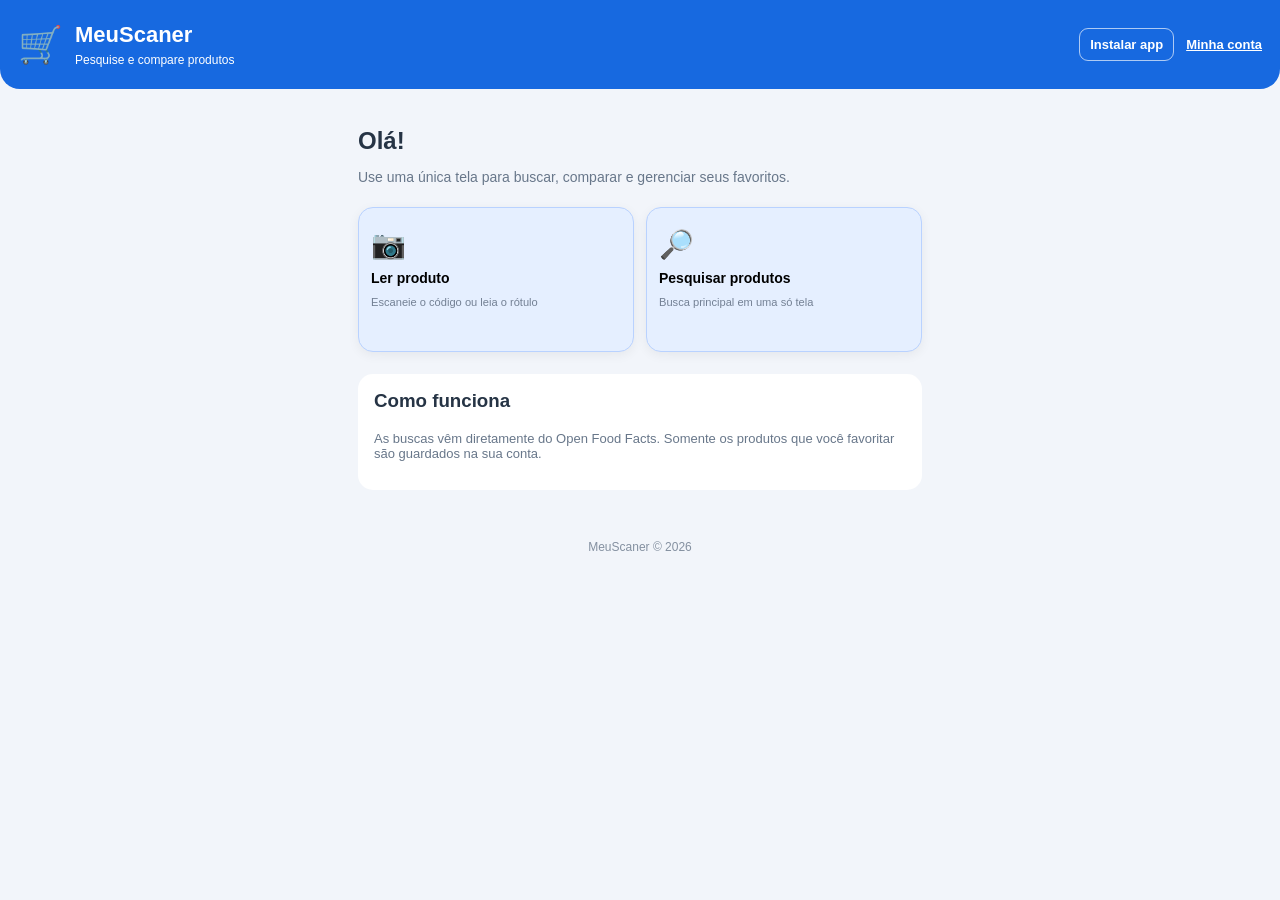
<file: index.html>
<!DOCTYPE html>
<html lang="pt-BR">
<head>
    <meta charset="UTF-8">
    <meta name="viewport" content="width=device-width, initial-scale=1.0">
    <title>MeuScaner</title>
    <meta name="theme-color" content="#1769e0">
    <meta name="description" content="Pesquise, compare e favorite produtos.">
    <link rel="manifest" href="./manifest.json">
    <link rel="apple-touch-icon" href="./assets/icons/icon-192.png">
    <link rel="stylesheet" href="./css/style.css">
</head>
<body>
    <header class="header">
        <div class="logo">🛒</div>
        <div>
            <h1>MeuScaner</h1>
            <p>Pesquise e compare produtos</p>
        </div>
        <button class="header-account-link install-button" id="installButton" type="button">Instalar app</button>
        <a class="header-account-link" href="./conta.html">Minha conta</a>
    </header>

    <main class="container">
        <section class="welcome">
            <h2>Olá!</h2>
            <p>Use uma única tela para buscar, comparar e gerenciar seus favoritos.</p>
        </section>

        <section class="main-actions">
            <button class="action-card primary" id="scannerButton" type="button">
                <span>📷</span>
                <strong>Ler produto</strong>
                <small>Escaneie o código ou leia o rótulo</small>
            </button>
            <button class="action-card primary" id="searchButton" type="button">
                <span>🔎</span>
                <strong>Pesquisar produtos</strong>
                <small>Busca principal em uma só tela</small>
            </button>
        </section>

        <section class="status-card">
            <p id="installMessage" class="install-message" role="status" hidden></p>
            <h3>Como funciona</h3>
            <p>As buscas vêm diretamente do Open Food Facts. Somente os produtos que você favoritar são guardados na sua conta.</p>
        </section>
    </main>

    <footer>
        <p>MeuScaner © 2026</p>
    </footer>
    <script type="module" src="./js/app.js"></script>
</body>
</html>
</file>
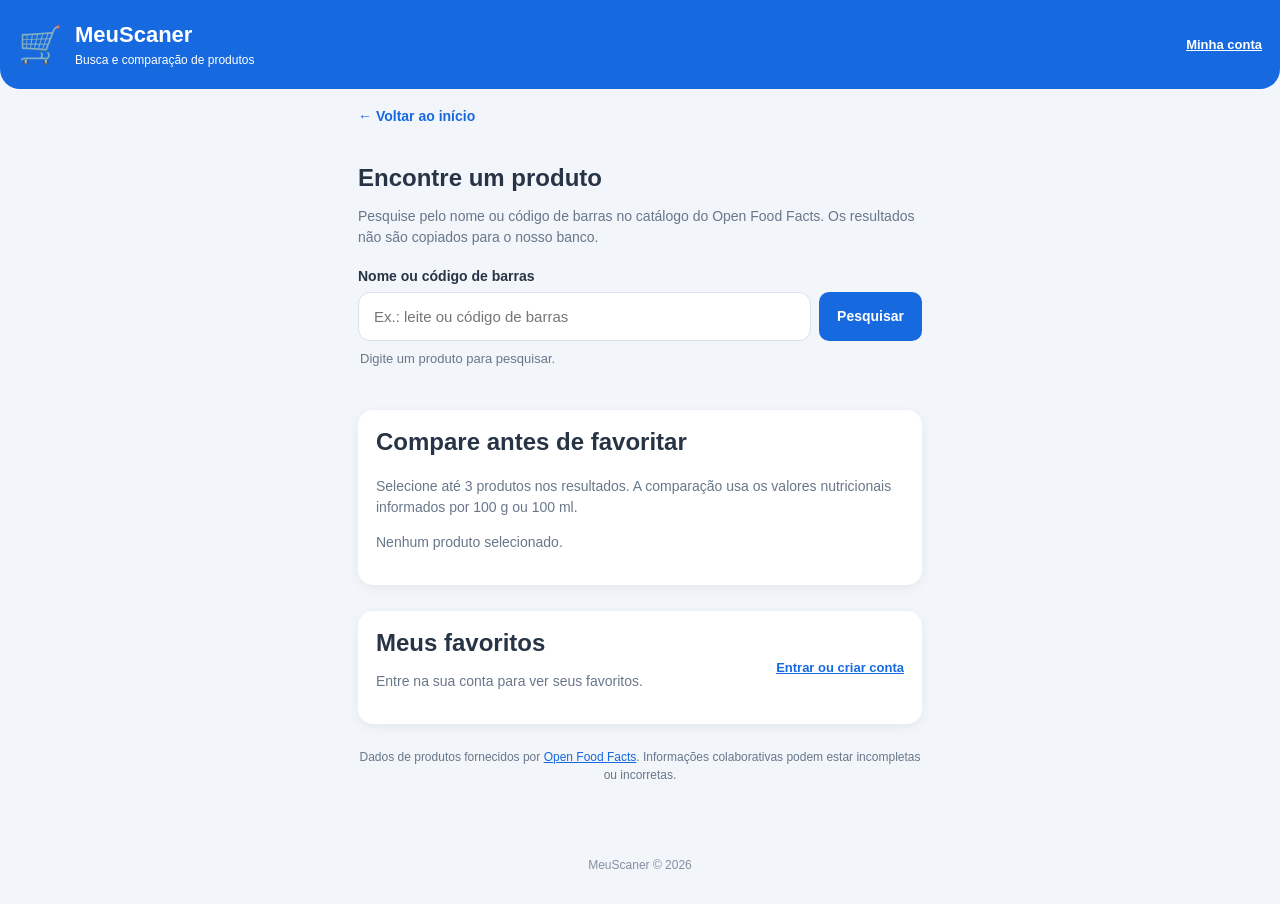
<file: catalogo.html>
<!DOCTYPE html>
<html lang="pt-BR">
<head>
    <meta charset="UTF-8">
    <meta name="viewport" content="width=device-width, initial-scale=1.0">
    <meta name="theme-color" content="#1769e0">
    <meta name="description" content="Pesquise e compare produtos usando o Open Food Facts.">
    <title>Produtos - MeuScaner</title>
    <link rel="manifest" href="./manifest.json">
    <link rel="stylesheet" href="./css/style.css">
</head>
<body>
    <header class="header">
        <div class="logo">🛒</div>
        <div>
            <h1>MeuScaner</h1>
            <p>Busca e comparação de produtos</p>
        </div>
        <a class="header-account-link" href="./conta.html?next=catalogo.html%23favoritos">Minha conta</a>
    </header>

    <main class="container">
        <a href="./index.html" class="back-link">← Voltar ao início</a>

        <section class="catalog-header">
            <h2>Encontre um produto</h2>
            <p>Pesquise pelo nome ou código de barras no catálogo do Open Food Facts. Os resultados não são copiados para o nosso banco.</p>
        </section>

        <form id="productSearchForm" class="search-area">
            <label for="productSearch">Nome ou código de barras</label>
            <div class="search-controls">
                <input
                    type="search"
                    id="productSearch"
                    placeholder="Ex.: leite ou código de barras"
                    autocomplete="off"
                    required
                >
                <button type="submit" id="searchSubmitButton">Pesquisar</button>
            </div>
            <p id="productCount" aria-live="polite">Digite um produto para pesquisar.</p>
        </form>

        <p id="catalogMessage" class="catalog-message" role="status"></p>

        <section id="productList" class="product-list" aria-live="polite"></section>

        <button type="button" id="loadMoreButton" class="secondary-button" hidden>
            Carregar mais produtos
        </button>

        <section id="comparisonSection" class="comparison-section" aria-labelledby="comparisonTitle">
            <h2 id="comparisonTitle">Compare antes de favoritar</h2>
            <p>Selecione até 3 produtos nos resultados. A comparação usa os valores nutricionais informados por 100 g ou 100 ml.</p>
            <p id="comparisonCount" aria-live="polite">Nenhum produto selecionado.</p>
            <div id="comparisonTableContainer"></div>
        </section>

        <section id="favoritesSection" class="favorites-section" aria-labelledby="favoritesTitle">
            <div class="section-heading">
                <div>
                    <h2 id="favoritesTitle">Meus favoritos</h2>
                    <p id="favoritesStatus" role="status">Entre na sua conta para ver seus favoritos.</p>
                </div>
                <a class="secondary-link" href="./conta.html?next=catalogo.html%23favoritos">Entrar ou criar conta</a>
            </div>
            <div id="favoritesList" class="product-list"></div>
        </section>

        <p class="data-attribution">
            Dados de produtos fornecidos por
            <a href="https://world.openfoodfacts.org/" target="_blank" rel="noopener noreferrer">Open Food Facts</a>.
            Informações colaborativas podem estar incompletas ou incorretas.
        </p>
    </main>

    <footer>
        <p>MeuScaner © 2026</p>
    </footer>
    <script type="module" src="./js/catalogo.js"></script>
</body>
</html>
</file>
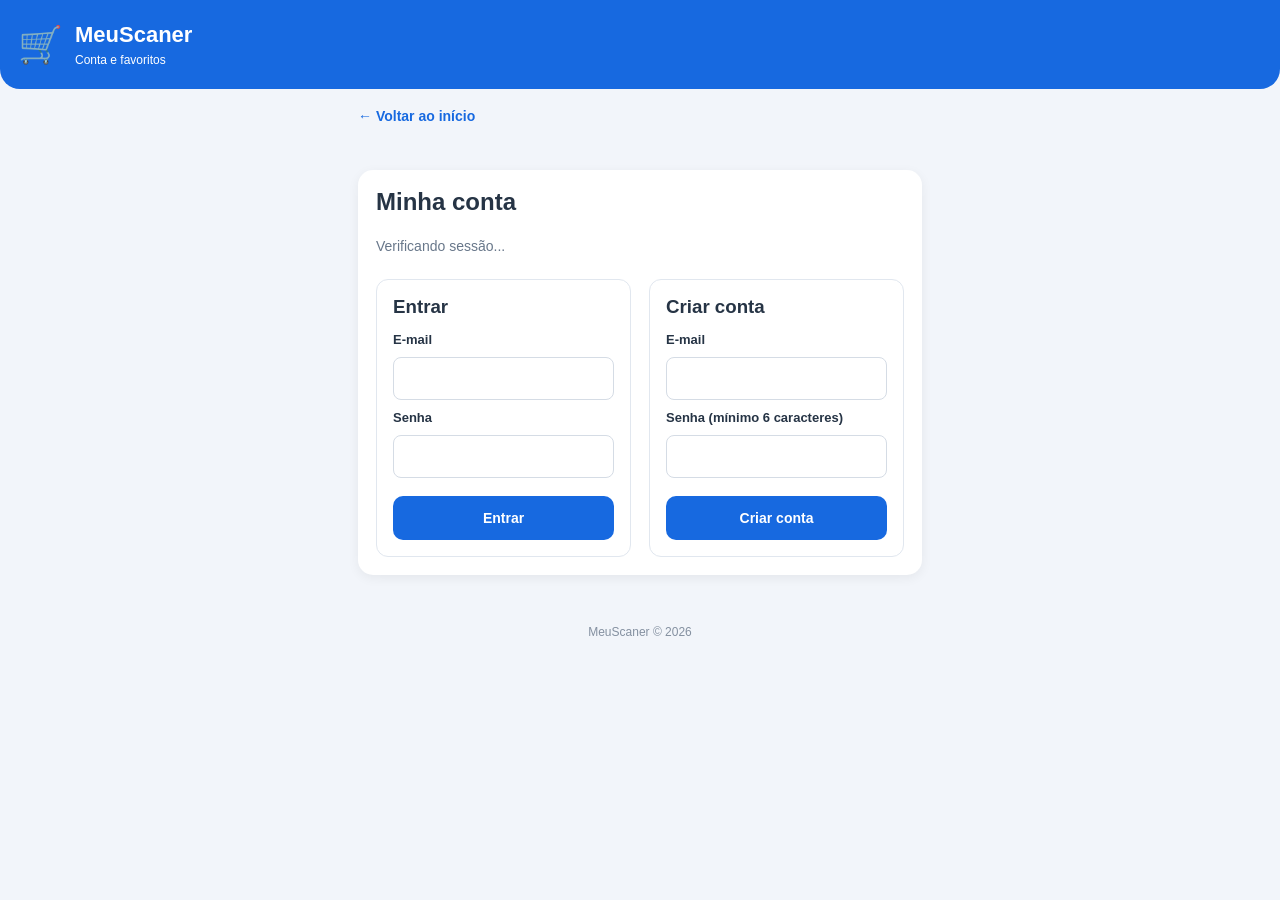
<file: conta.html>
<!DOCTYPE html>
<html lang="pt-BR">
<head>
    <meta charset="UTF-8">
    <meta name="viewport" content="width=device-width, initial-scale=1.0">
    <meta name="theme-color" content="#1769e0">
    <title>Minha conta - MeuScaner</title>
    <link rel="manifest" href="./manifest.json">
    <link rel="stylesheet" href="./css/style.css">
</head>
<body>
    <header class="header">
        <div class="logo">🛒</div>
        <div>
            <h1>MeuScaner</h1>
            <p>Conta e favoritos</p>
        </div>
    </header>

    <main class="container">
        <a href="./index.html" class="back-link">← Voltar ao início</a>
        <section class="account-card">
            <h2>Minha conta</h2>
            <p id="accountStatus" role="status">Verificando sessão...</p>

            <div id="accountForms">
                <form id="signInForm" class="account-form">
                    <h3>Entrar</h3>
                    <label for="email">E-mail</label>
                    <input type="email" id="email" autocomplete="email" required>
                    <label for="password">Senha</label>
                    <input type="password" id="password" autocomplete="current-password" minlength="6" required>
                    <button type="submit" id="signInButton">Entrar</button>
                </form>

                <form id="signUpForm" class="account-form">
                    <h3>Criar conta</h3>
                    <label for="newEmail">E-mail</label>
                    <input type="email" id="newEmail" autocomplete="email" required>
                    <label for="newPassword">Senha (mínimo 6 caracteres)</label>
                    <input type="password" id="newPassword" autocomplete="new-password" minlength="6" required>
                    <button type="submit" id="signUpButton">Criar conta</button>
                </form>
            </div>

            <button type="button" id="signOutButton" class="secondary-button" hidden>Sair da conta</button>
        </section>
    </main>

    <footer>
        <p>MeuScaner © 2026</p>
    </footer>
    <script type="module" src="./js/conta.js"></script>
</body>
</html>
</file>
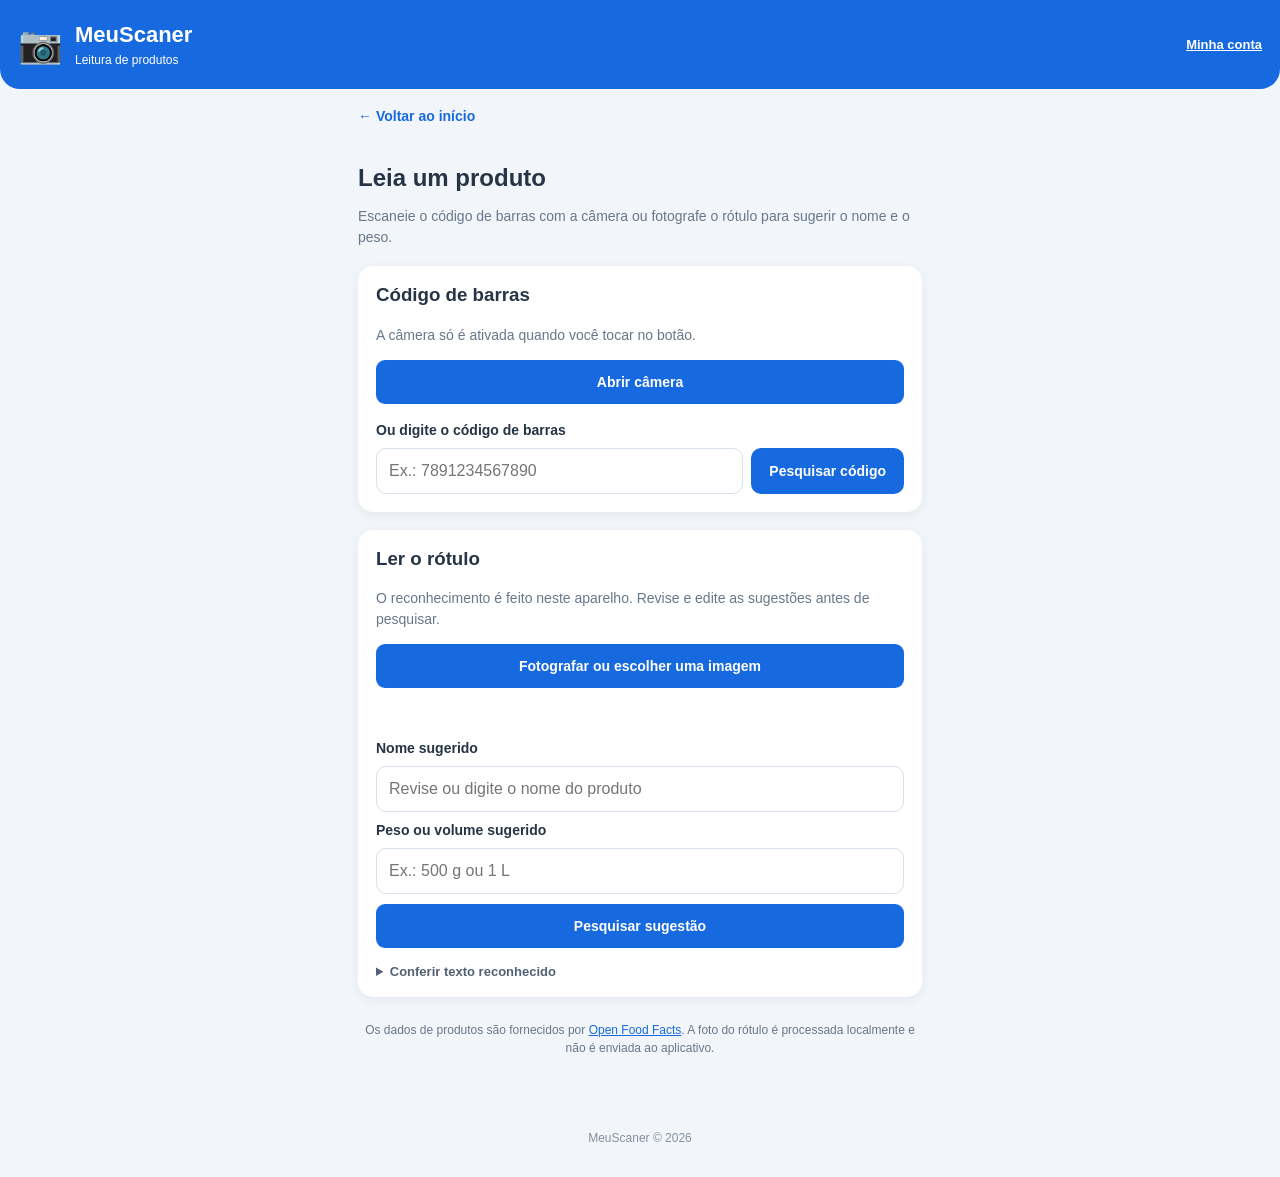
<file: scanner.html>
<!DOCTYPE html>
<html lang="pt-BR">
<head>
    <meta charset="UTF-8">
    <meta name="viewport" content="width=device-width, initial-scale=1.0">
    <meta name="theme-color" content="#1769e0">
    <meta name="description" content="Leia o código de barras ou o rótulo de um produto.">
    <title>Ler produto - MeuScaner</title>
    <link rel="manifest" href="./manifest.json">
    <link rel="stylesheet" href="./css/style.css">
</head>
<body>
    <header class="header">
        <div class="logo">📷</div>
        <div>
            <h1>MeuScaner</h1>
            <p>Leitura de produtos</p>
        </div>
        <a class="header-account-link" href="./conta.html">Minha conta</a>
    </header>

    <main class="container">
        <a href="./index.html" class="back-link">← Voltar ao início</a>

        <section class="scanner-section">
            <h2>Leia um produto</h2>
            <p>Escaneie o código de barras com a câmera ou fotografe o rótulo para sugerir o nome e o peso.</p>

            <section class="scanner-card" aria-labelledby="barcodeTitle">
                <h3 id="barcodeTitle">Código de barras</h3>
                <video id="scannerVideo" class="scanner-video" autoplay muted playsinline hidden></video>
                <p id="scannerStatus" class="scanner-status" role="status">A câmera só é ativada quando você tocar no botão.</p>
                <div class="scanner-actions">
                    <button id="startScannerButton" class="primary-button" type="button">Abrir câmera</button>
                    <button id="stopScannerButton" class="secondary-button" type="button" hidden>Fechar câmera</button>
                </div>

                <form id="barcodeForm" class="scanner-form">
                    <label for="barcodeInput">Ou digite o código de barras</label>
                    <div class="search-controls">
                        <input id="barcodeInput" type="text" inputmode="numeric" autocomplete="off" placeholder="Ex.: 7891234567890" pattern="[0-9]{8,14}" required>
                        <button type="submit">Pesquisar código</button>
                    </div>
                </form>
            </section>

            <section class="scanner-card" aria-labelledby="labelTitle">
                <h3 id="labelTitle">Ler o rótulo</h3>
                <p>O reconhecimento é feito neste aparelho. Revise e edite as sugestões antes de pesquisar.</p>
                <label class="primary-button file-button" for="labelImage">Fotografar ou escolher uma imagem</label>
                <input id="labelImage" class="visually-hidden" type="file" accept="image/*" capture="environment">
                <img id="labelPreview" class="label-preview" alt="Prévia da imagem do rótulo" hidden>
                <p id="ocrStatus" class="scanner-status" role="status"></p>
                <div class="scanner-form">
                    <label for="suggestedName">Nome sugerido</label>
                    <input id="suggestedName" type="text" autocomplete="off" maxlength="120" placeholder="Revise ou digite o nome do produto">
                    <label for="suggestedQuantity">Peso ou volume sugerido</label>
                    <input id="suggestedQuantity" type="text" autocomplete="off" maxlength="40" placeholder="Ex.: 500 g ou 1 L">
                    <button id="searchLabelButton" class="primary-button" type="button">Pesquisar sugestão</button>
                </div>
                <details class="ocr-details">
                    <summary>Conferir texto reconhecido</summary>
                    <pre id="recognizedText"></pre>
                </details>
            </section>
        </section>

        <p class="data-attribution">
            Os dados de produtos são fornecidos por
            <a href="https://world.openfoodfacts.org/" target="_blank" rel="noopener noreferrer">Open Food Facts</a>.
            A foto do rótulo é processada localmente e não é enviada ao aplicativo.
        </p>
    </main>

    <footer><p>MeuScaner © 2026</p></footer>
    <script type="module" src="./js/scanner.js"></script>
</body>
</html>
</file>
<file: css/style.css>
* {
    box-sizing: border-box;
}

body {
    margin: 0;
    font-family: Arial, sans-serif;
    background: #f2f5fa;
    color: #263445;
}

.header {
    display: flex;
    align-items: center;
    gap: 12px;
    background: #1769e0;
    color: white;
    padding: 22px 18px;
    border-radius: 0 0 20px 20px;
}

.logo {
    font-size: 36px;
}

.header h1 {
    margin: 0;
    font-size: 22px;
}

.header p {
    margin: 5px 0 0;
    font-size: 12px;
}

.container {
    max-width: 600px;
    margin: auto;
    padding: 18px;
}

.welcome {
    margin-bottom: 22px;
}

.welcome h2 {
    margin-bottom: 6px;
}

.welcome p {
    color: #68778a;
    font-size: 14px;
}

.main-actions {
    display: grid;
    grid-template-columns: 1fr 1fr;
    gap: 12px;
}

.action-card {
    background: white;
    border: none;
    border-radius: 15px;
    padding: 20px 12px;
    min-height: 145px;
    display: flex;
    flex-direction: column;
    align-items: flex-start;
    text-align: left;
    gap: 9px;
    box-shadow: 0 3px 12px rgba(0,0,0,0.06);
    cursor: pointer;
}

.action-card span {
    font-size: 28px;
}

.action-card strong {
    font-size: 14px;
}

.action-card small {
    color: #738094;
    line-height: 1.4;
}

.action-card.primary {
    background: #e5efff;
    border: 1px solid #b9d2ff;
}

.status-card {
    margin-top: 22px;
    background: white;
    border-radius: 15px;
    padding: 16px;
}

.status-card h3 {
    margin-top: 0;
}

.status-card p {
    font-size: 13px;
    color: #68778a;
}

footer {
    text-align: center;
    padding: 20px;
    color: #8490a0;
    font-size: 12px;
}

button:active {
    transform: scale(0.98);
}

@media (max-width: 350px) {
    .main-actions {
        grid-template-columns: 1fr;
    }
}

/* CATÁLOGO DE PRODUTOS */

.back-link {
    display: inline-block;
    margin-bottom: 20px;
    color: #1769e0;
    text-decoration: none;
    font-size: 14px;
    font-weight: bold;
}

.catalog-header {
    margin-bottom: 20px;
}

.catalog-header h2 {
    margin-bottom: 6px;
}

.catalog-header p {
    color: #68778a;
    font-size: 14px;
    line-height: 1.5;
}

.search-area {
    margin-bottom: 18px;
}

.search-area input {
    width: 100%;
    padding: 15px;
    border: 1px solid #d8e0eb;
    border-radius: 12px;
    font-size: 15px;
    outline: none;
    background: white;
}

.search-area input:focus {
    border-color: #1769e0;
    box-shadow: 0 0 0 3px rgba(23, 105, 224, 0.10);
}

#productCount {
    color: #68778a;
    font-size: 13px;
    margin: 10px 2px;
}

.product-list {
    display: flex;
    flex-direction: column;
    gap: 12px;
}

.product-item {
    display: flex;
    align-items: center;
    gap: 14px;
    background: white;
    padding: 12px;
    border-radius: 14px;
    box-shadow: 0 3px 12px rgba(0,0,0,0.05);
}

.product-image {
    width: 78px;
    height: 78px;
    min-width: 78px;
    border-radius: 10px;
    background: #f2f5fa;
    display: flex;
    align-items: center;
    justify-content: center;
    overflow: hidden;
}

.product-image img {
    width: 100%;
    height: 100%;
    object-fit: contain;
}

.product-image span {
    font-size: 30px;
}

.product-info {
    min-width: 0;
    display: flex;
    flex-direction: column;
    gap: 5px;
}

.product-info h3 {
    margin: 0;
    font-size: 15px;
    color: #263445;
    overflow-wrap: anywhere;
}

.product-info p {
    margin: 0;
    color: #68778a;
    font-size: 13px;
}

.product-info small {
    color: #8490a0;
    font-size: 12px;
}

.catalog-message {
    color: #c0392b;
    font-size: 13px;
    text-align: center;
    margin-top: 15px;
}

.loading-message {
    color: #68778a;
    text-align: center;
    padding: 25px 10px;
}

[hidden] {
    display: none !important;
}

.header-account-link {
    margin-left: auto;
    color: #ffffff;
    font-size: 13px;
    font-weight: bold;
    white-space: nowrap;
}

.install-button {
    margin-left: auto;
    padding: 8px 10px;
    border: 1px solid rgba(255, 255, 255, 0.65);
    border-radius: 9px;
    background: transparent;
    cursor: pointer;
}

.header .install-button + .header-account-link {
    margin-left: 0;
}

.install-message {
    padding: 12px;
    border-radius: 10px;
    background: #e5efff;
    color: #263445;
    font-size: 14px;
    line-height: 1.5;
}

.scanner-section > h2 {
    margin-bottom: 6px;
}

.scanner-section > p,
.scanner-card > p {
    color: #68778a;
    font-size: 14px;
    line-height: 1.5;
}

.scanner-card {
    margin-top: 18px;
    padding: 18px;
    border-radius: 15px;
    background: #ffffff;
    box-shadow: 0 3px 12px rgba(0, 0, 0, 0.06);
}

.scanner-card h3 {
    margin-top: 0;
}

.scanner-video {
    display: block;
    width: 100%;
    max-height: 55vh;
    border-radius: 12px;
    background: #17202d;
    object-fit: cover;
}

.scanner-status {
    min-height: 20px;
    color: #68778a;
    font-size: 13px;
    line-height: 1.5;
}

.scanner-actions,
.scanner-form {
    display: grid;
    gap: 10px;
}

.scanner-actions {
    grid-template-columns: repeat(auto-fit, minmax(140px, 1fr));
}

.scanner-form {
    margin-top: 18px;
}

.scanner-form label {
    color: #263445;
    font-size: 14px;
    font-weight: bold;
}

.scanner-form input {
    width: 100%;
    min-height: 46px;
    padding: 12px;
    border: 1px solid #d8e0eb;
    border-radius: 10px;
    background: #ffffff;
    font: inherit;
}

.scanner-form input:focus {
    outline: none;
    border-color: #1769e0;
    box-shadow: 0 0 0 3px rgba(23, 105, 224, 0.10);
}

.primary-button,
.file-button {
    display: inline-flex;
    min-height: 44px;
    align-items: center;
    justify-content: center;
    padding: 10px 14px;
    border: 0;
    border-radius: 9px;
    background: #1769e0;
    color: #ffffff;
    font: inherit;
    font-size: 14px;
    font-weight: bold;
    text-align: center;
    text-decoration: none;
    cursor: pointer;
}

.primary-button:disabled {
    cursor: wait;
    opacity: 0.65;
}

.file-button {
    width: 100%;
}

.visually-hidden {
    position: absolute;
    width: 1px;
    height: 1px;
    padding: 0;
    overflow: hidden;
    clip: rect(0, 0, 0, 0);
    white-space: nowrap;
    clip-path: inset(50%);
}

.visually-hidden:focus {
    position: static;
    width: auto;
    height: auto;
    clip: auto;
    clip-path: none;
}

.label-preview {
    display: block;
    width: 100%;
    max-height: 380px;
    margin-top: 14px;
    border-radius: 10px;
    background: #f2f5fa;
    object-fit: contain;
}

.ocr-details {
    margin-top: 16px;
    color: #526174;
    font-size: 13px;
}

.ocr-details summary {
    cursor: pointer;
    font-weight: bold;
}

.ocr-details pre {
    max-height: 220px;
    overflow: auto;
    white-space: pre-wrap;
    overflow-wrap: anywhere;
}

.scanner-card .search-controls button {
    min-height: 46px;
}

.search-area label {
    display: block;
    margin-bottom: 8px;
    color: #263445;
    font-size: 14px;
    font-weight: bold;
}

.search-controls {
    display: flex;
    gap: 8px;
}

.search-controls input {
    min-width: 0;
    flex: 1;
}

.search-controls button,
.account-form button {
    border: 0;
    border-radius: 10px;
    padding: 0 18px;
    background: #1769e0;
    color: white;
    font-size: 14px;
    font-weight: bold;
    cursor: pointer;
}

.search-controls button:disabled,
.account-form button:disabled,
.secondary-button:disabled,
.compare-button:disabled,
.favorite-button:disabled,
.remove-compare-button:disabled {
    cursor: not-allowed;
    opacity: 0.6;
}

.product-card-actions,
.comparison-product-actions {
    display: flex;
    flex-wrap: wrap;
    align-items: center;
    gap: 8px;
    margin-top: 10px;
}

.compare-button,
.favorite-button,
.secondary-button,
.remove-compare-button {
    border: 0;
    border-radius: 8px;
    padding: 9px 12px;
    background: #1769e0;
    color: white;
    font-size: 13px;
    font-weight: bold;
    cursor: pointer;
}

.secondary-button,
.remove-compare-button {
    background: #e9eef5;
    color: #263445;
}

.favorite-button {
    background: #16803c;
}

.product-source-link,
.secondary-link {
    color: #1769e0;
    font-size: 13px;
    font-weight: bold;
}

.catalog-message.status-error,
.status-error {
    color: #c0392b;
}

.comparison-section,
.favorites-section,
.account-card {
    margin-top: 26px;
    padding: 18px;
    border-radius: 15px;
    background: #ffffff;
    box-shadow: 0 3px 12px rgba(0, 0, 0, 0.06);
}

.comparison-section h2,
.favorites-section h2,
.account-card h2 {
    margin-top: 0;
}

.comparison-section > p,
.section-heading p,
.account-card > p {
    color: #68778a;
    font-size: 14px;
    line-height: 1.5;
}

.comparison-table {
    display: block;
    width: 100%;
    overflow-x: auto;
    border-collapse: collapse;
    font-size: 13px;
}

.comparison-table th,
.comparison-table td {
    min-width: 115px;
    padding: 10px;
    border: 1px solid #e1e7ef;
    text-align: left;
    vertical-align: top;
}

.comparison-table thead th {
    min-width: 180px;
    background: #f7f9fc;
}

.comparison-table thead th:first-child {
    min-width: 150px;
}

.comparison-table thead th span,
.comparison-table thead th strong {
    display: block;
    margin-bottom: 6px;
    overflow-wrap: anywhere;
}

.comparison-table thead th span {
    color: #68778a;
    font-size: 12px;
    font-weight: normal;
}

.comparison-product-actions {
    align-items: flex-start;
}

.comparison-product-actions button {
    padding: 7px 9px;
    font-size: 12px;
}

.comparison-note {
    color: #68778a;
    font-size: 13px;
}

.section-heading {
    display: flex;
    align-items: center;
    justify-content: space-between;
    gap: 12px;
}

.section-heading h2 {
    margin-bottom: 5px;
}

.data-attribution {
    margin: 24px 0;
    color: #68778a;
    font-size: 12px;
    line-height: 1.5;
    text-align: center;
}

.data-attribution a {
    color: #1769e0;
}

.account-card {
    max-width: 600px;
    margin-right: auto;
    margin-left: auto;
}

#accountForms {
    display: grid;
    grid-template-columns: repeat(auto-fit, minmax(min(100%, 230px), 1fr));
    gap: 18px;
    margin-top: 22px;
}

.account-form {
    display: flex;
    flex-direction: column;
    gap: 10px;
    padding: 16px;
    border: 1px solid #e1e7ef;
    border-radius: 12px;
}

.account-form h3 {
    margin: 0 0 4px;
}

.account-form label {
    color: #263445;
    font-size: 13px;
    font-weight: bold;
}

.account-form input {
    width: 100%;
    padding: 12px;
    border: 1px solid #d5dce5;
    border-radius: 8px;
    font-size: 15px;
}

.account-form input:focus {
    outline: none;
    border-color: #1769e0;
    box-shadow: 0 0 0 3px rgba(23, 105, 224, 0.12);
}

.account-form button {
    min-height: 44px;
    margin-top: 8px;
}

.account-card > .secondary-button {
    margin-top: 12px;
}

@media (max-width: 500px) {
    .header {
        gap: 8px;
        padding: 18px 12px;
    }

    .header-account-link {
        font-size: 12px;
    }

    .install-button {
        padding: 7px;
    }

    .search-controls {
        flex-direction: column;
    }

    .search-controls button {
        min-height: 44px;
    }

    .product-item {
        flex-wrap: wrap;
    }

    .product-card-actions {
        width: 100%;
    }

    .section-heading {
        align-items: flex-start;
        flex-direction: column;
    }
}
</file>
